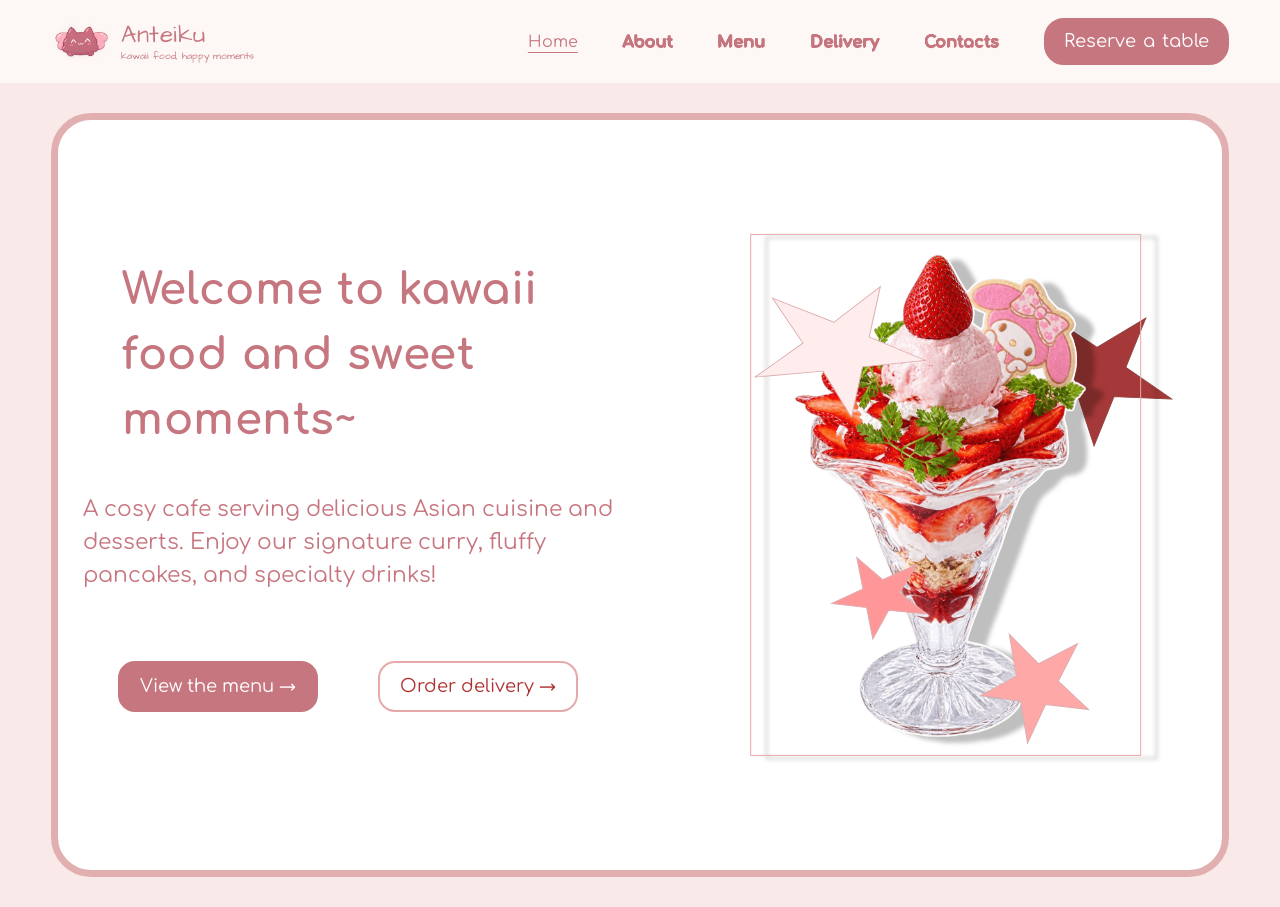
<file: index.html>
<!DOCTYPE html>
<html lang="en">
<head>
    <meta charset="UTF-8">
    <meta name="viewport" content="width=device-width, initial-scale=1.0">
    <title>Anteiku — kawaii cafe</title>

    <!-- Шрифты: без этой строки браузер не знает Comfortaa и Architects Daughter -->
    <link rel="preconnect" href="https://fonts.googleapis.com">
    <link rel="preconnect" href="https://fonts.gstatic.com" crossorigin>
    <link href="https://fonts.googleapis.com/css2?family=Architects+Daughter&family=Comfortaa:wght@400;700&display=swap" rel="stylesheet">

    <link rel="stylesheet" href="style.css">
</head>
<body class="home-page">

    <!-- ШАПКА: слева кот + название, справа меню -->
    <header class="site-header">
        <div class="header-inner">

            <a href="index.html" class="brand">
                <img src="image/cat.png" class="logo" alt="Anteiku logo">
                <div class="brand-text">
                    <span class="brand-name">Anteiku</span>
                    <span class="tagline">kawaii food, happy moments</span>
                </div>
            </a>

            <nav class="main-nav">
                <a href="index.html" class="active" aria-current="page">Home</a>
                <a href="about.html">About</a>
                <a href="menu.html">Menu</a>
                <a href="delivery.html">Delivery</a>
                <a href="contacts.html">Contacts</a>
                <a href="reserve.html" class="reserve-btn">Reserve a table</a>
            </nav>

        </div>
    </header>

    <!-- ГЛАВНЫЙ БЛОК: текст слева, десерт справа -->
    <main>
        <div class="center-container">

            <div class="text-container">
                <h1 id="introduction">Welcome to kawaii food and sweet moments~</h1>
                <p id="text-introduction">A cosy cafe serving delicious Asian cuisine and desserts. Enjoy our signature curry, fluffy pancakes, and specialty drinks!</p>

                <div class="buttons">
                    <a href="menu.html" class="view">View the menu →</a>
                    <a href="delivery.html" class="delivery">Order delivery →</a>
                </div>
            </div>

            <div class="ice-cream-img">
                <div class="decor-frame"></div>
                <img src="image/ice-cream.png" id="ice-cream" alt="Strawberry parfait in a crystal glass">
                <svg class="star star1" viewBox="0 0 100 100" aria-hidden="true">
                    <polygon points="50,0 61,35 98,35 68,57 79,95 50,72 21,95 32,57 2,35 39,35"/>
                </svg>

                <svg class="star star2" viewBox="0 0 100 100" aria-hidden="true">
                    <polygon points="50,0 61,35 98,35 68,57 79,95 50,72 21,95 32,57 2,35 39,35"/>
                </svg>

                <svg class="star star3" viewBox="0 0 100 100" aria-hidden="true">
                     <polygon points="50,0 61,35 98,35 68,57 79,95 50,72 21,95 32,57 2,35 39,35"/>
                </svg>

                <svg class="star star4" viewBox="0 0 100 100" aria-hidden="true">
                    <polygon points="50,0 61,35 98,35 68,57 79,95 50,72 21,95 32,57 2,35 39,35"/>
                </svg>
            </div>

        </div>
    </main>

</body>
</html>
</file>
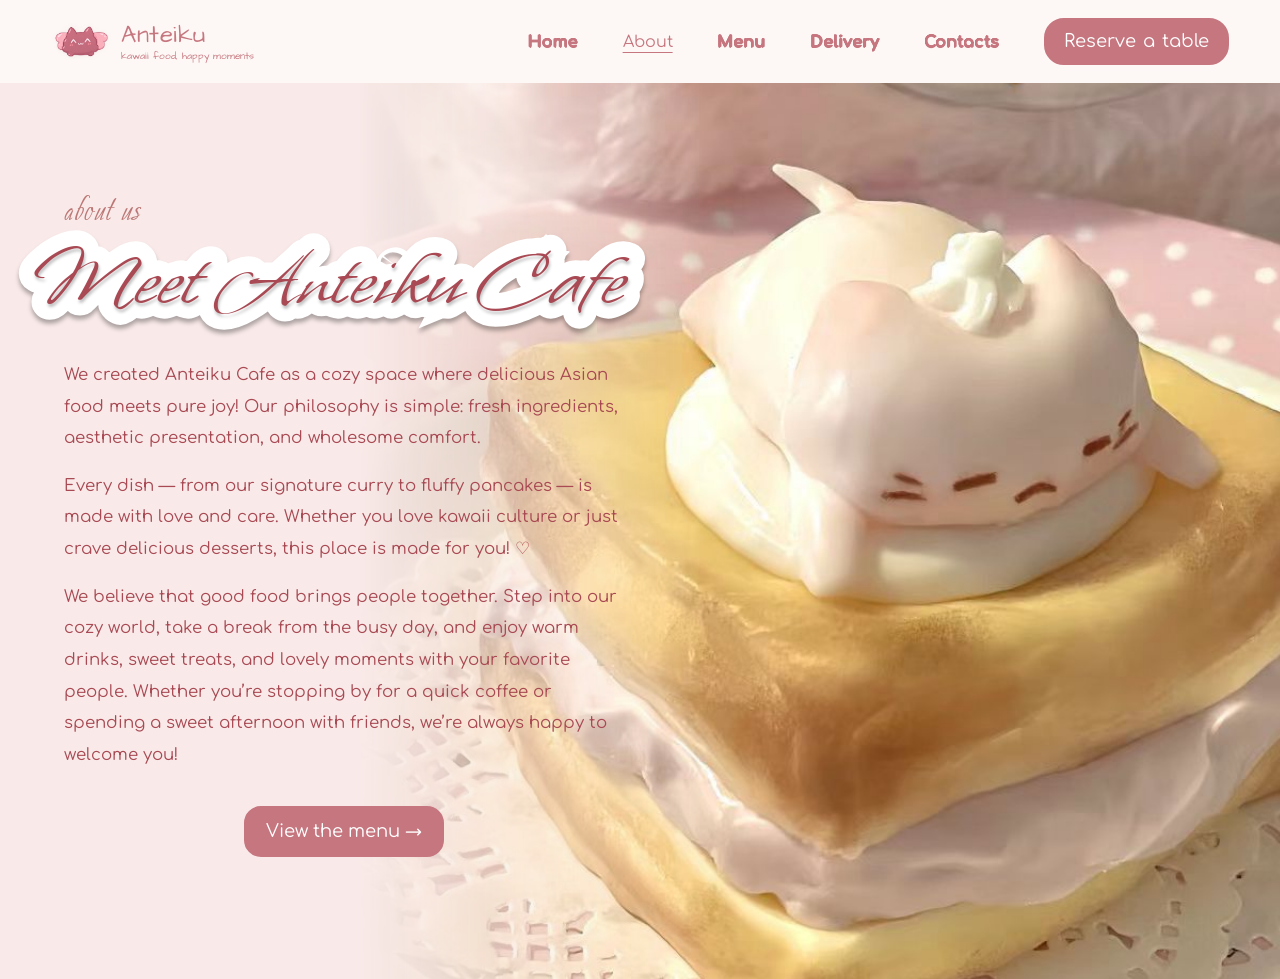
<file: about.html>
<!DOCTYPE html>
<html lang="en">
<head>
    <meta charset="UTF-8">
    <meta name="viewport" content="width=device-width, initial-scale=1.0">
    <title>About — Anteiku</title>
    <!--Шрифт для about us-->
    <link rel="preconnect" href="https://fonts.googleapis.com">
    <link rel="preconnect" href="https://fonts.gstatic.com" crossorigin>
    <link href="https://fonts.googleapis.com/css2?family=Petemoss&display=swap" rel="stylesheet">
    <!-- все три ссылки ниже для шрифта текста "meet Anteiku cafe" -->
    <link rel="preconnect" href="https://fonts.googleapis.com">
    <link rel="preconnect" href="https://fonts.gstatic.com" crossorigin>
    <link href="https://fonts.googleapis.com/css2?family=Whisper&display=swap" rel="stylesheet"> 
    <!-- Шрифты: без этой строки браузер не знает Comfortaa и Architects Daughter -->
    <link rel="preconnect" href="https://fonts.googleapis.com">
    <link rel="preconnect" href="https://fonts.gstatic.com" crossorigin>
    <link href="https://fonts.googleapis.com/css2?family=Architects+Daughter&family=Comfortaa:wght@400;700&display=swap" rel="stylesheet">

    <link rel="stylesheet" href="style.css">
</head>
<body class="about-page">

    <!-- ШАПКА (такая же, как на главной) -->
    <header class="site-header">
        <div class="header-inner">

            <a href="index.html" class="brand">
                <img src="image/cat.png" class="logo" alt="Anteiku logo">
                <div class="brand-text">
                    <span class="brand-name">Anteiku</span>
                    <span class="tagline">kawaii food, happy moments</span>
                </div>
            </a>

            <nav class="main-nav">
                <a href="index.html">Home</a>
                <a href="about.html" class="active" aria-current="page">About</a>
                <a href="menu.html">Menu</a>
                <a href="delivery.html">Delivery</a>
                <a href="contacts.html">Contacts</a>
                <a href="reserve.html" class="reserve-btn">Reserve a table</a>
            </nav>

        </div>
    </header>

    <!-- ГЛАВНЫЙ БЛОК: текст слева, большая картинка справа -->
    <main>
        <div class="center-container about-box">

            <div class="text-container about-text">
                <p class="label">about us</p>
                <h1 id="introduction">Meet Anteiku Cafe</h1>

                <p>We created Anteiku Cafe as a cozy space where delicious Asian food meets pure joy! Our philosophy is simple: fresh ingredients, aesthetic presentation, and wholesome comfort.</p>
                <p>Every dish — from our signature curry to fluffy pancakes — is made with love and care. Whether you love kawaii culture or just crave delicious desserts, this place is made for you! ♡</p>
                <p>We believe that good food brings people together. Step into our cozy world, take a break from the busy day, and enjoy warm drinks, sweet treats, and lovely moments with your favorite people. Whether you’re stopping by for a quick coffee or spending a sweet afternoon with friends, we’re always happy to welcome you!</p>

                    <a href="menu.html" class="view">View the menu →</a>
            </div>

            <div class="hero-image about-image">
                <img src="image/big-cat.jpg" alt="A cat-shaped cream dessert on a pink polka-dot plate">
            </div>

        </div>
    </main>
</file>
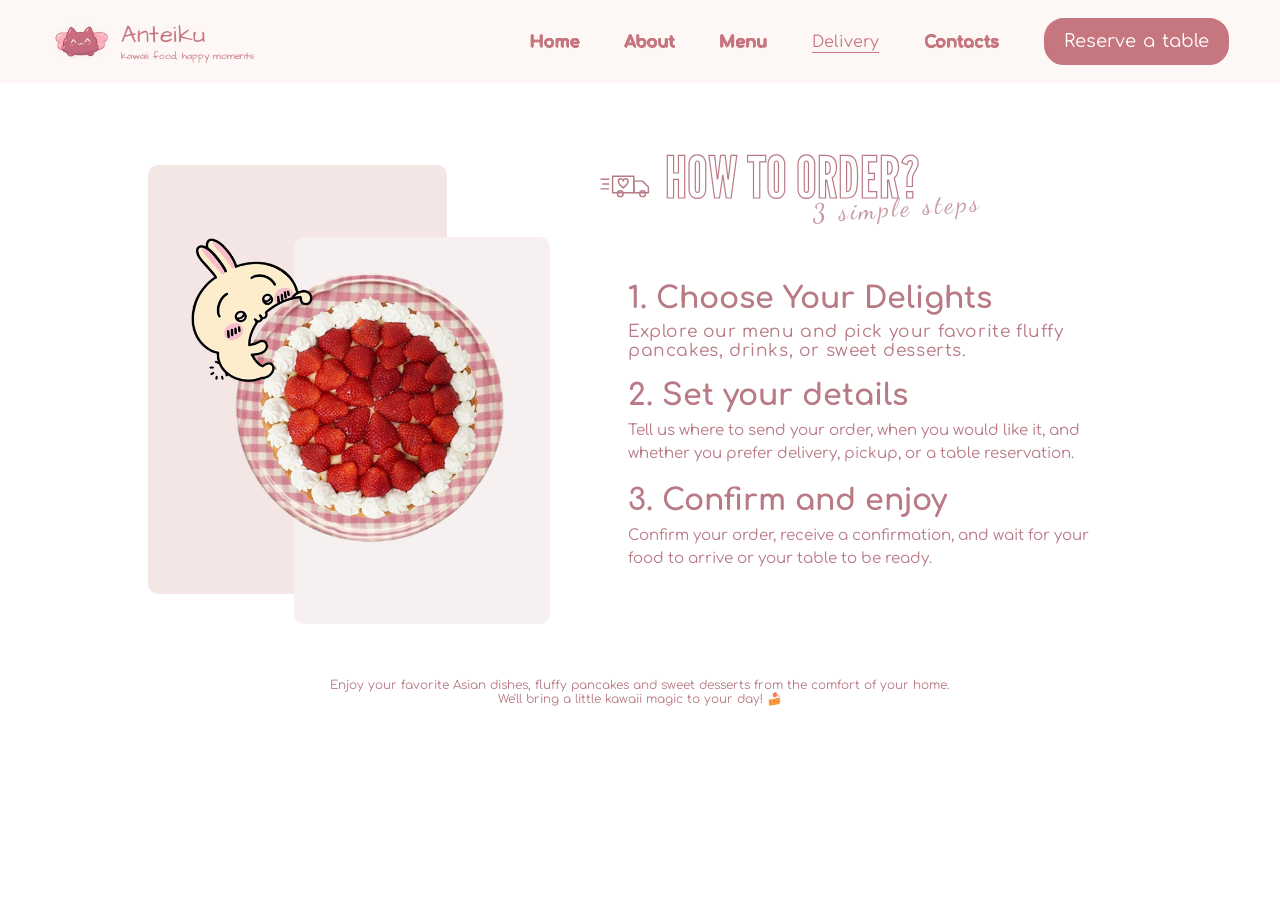
<file: delivery.html>
<!DOCTYPE html>
<html lang="en">
<head>
    <meta charset="UTF-8">
    <meta name="viewport" content="width=device-width, initial-scale=1.0">
    <title>Anteiku — kawaii cafe</title>

    <link rel="preconnect" href="https://fonts.googleapis.com">
    <link rel="preconnect" href="https://fonts.gstatic.com" crossorigin>
    <link href="https://fonts.googleapis.com/css2?family=Architects+Daughter&family=Comfortaa:wght@400;700&family=Dancing+Script:wght@400&family=League+Gothic&display=swap" rel="stylesheet">

    <link rel="stylesheet" href="style.css">
</head>
<body class="del-page">

    <header class="site-header">
        <div class="header-inner">

            <a href="index.html" class="brand">
                <img src="image/cat.png" class="logo" alt="Anteiku logo">
                <div class="brand-text">
                    <span class="brand-name">Anteiku</span>
                    <span class="tagline" data-i18n="tagline">kawaii food, happy moments</span>
                </div>
            </a>

            <nav class="main-nav">
                <a href="index.html">Home</a>
                <a href="about.html">About</a>
                <a href="menu.html">Menu</a>
                <a href="delivery.html" class="active" aria-current="page">Delivery</a>
                <a href="contacts.html">Contacts</a>
                <a href="reserve.html" class="reserve-btn" data-i18n="reserve">Reserve a table</a>
            </nav>

        </div>
    </header>

    <main>

        <div class="collage">
            <img src="image/strawberry.png" class="cake-img" alt="Strawberry cake">
            <img src="image/kawaii.png" class="bunny-img" alt="Bunny hugging a strawberry cake">
        </div>

        <section class="how">

            <h1 class="how-title">
                <svg viewBox="0 0 62 30" fill="none" stroke="currentColor" stroke-width="1.5" stroke-linecap="round" stroke-linejoin="round" aria-hidden="true">
                    <path d="M1 9h8M3 14h6M1 19h8"/>
                    <path d="M13 6h22v17H13z"/>
                    <path d="M35 11h9l6 6v6H35z"/>
                    <circle cx="21" cy="24" r="3"/>
                    <circle cx="44" cy="24" r="3"/>
                    <path d="M24 18C20 15 19 13 19 11.5a2.5 2.5 0 0 1 5-.8 2.5 2.5 0 0 1 5 .8C29 13 28 15 24 18z"/>
                </svg>
                <span>HOW TO ORDER?</span>
            </h1>
            <p class="how-sub">3 simple steps</p>

            <div class="steps">
                <div class="step">
                    <h2>1. Choose Your Delights</h2>
                    <p>Explore our menu and pick your favorite fluffy pancakes, drinks, or sweet desserts.</p>
                </div>

                <div class="step">
                    <h2>2. Set your details</h2>
                    <p>Tell us where to send your order, when you would like it, and whether you prefer delivery, pickup, or a table reservation.</p>
                </div>

                <div class="step">
                    <h2>3. Confirm and enjoy</h2>
                    <p>Confirm your order, receive a confirmation, and wait for your food to arrive or your table to be ready.</p>
                </div>
            </div>

        </section>

    </main>

    <footer>
        <p>Enjoy your favorite Asian dishes, fluffy pancakes and sweet desserts from the comfort of your home.</p>
        <p>We'll bring a little kawaii magic to your day! 🍰</p>
    </footer>

</body>
</html>
</file>
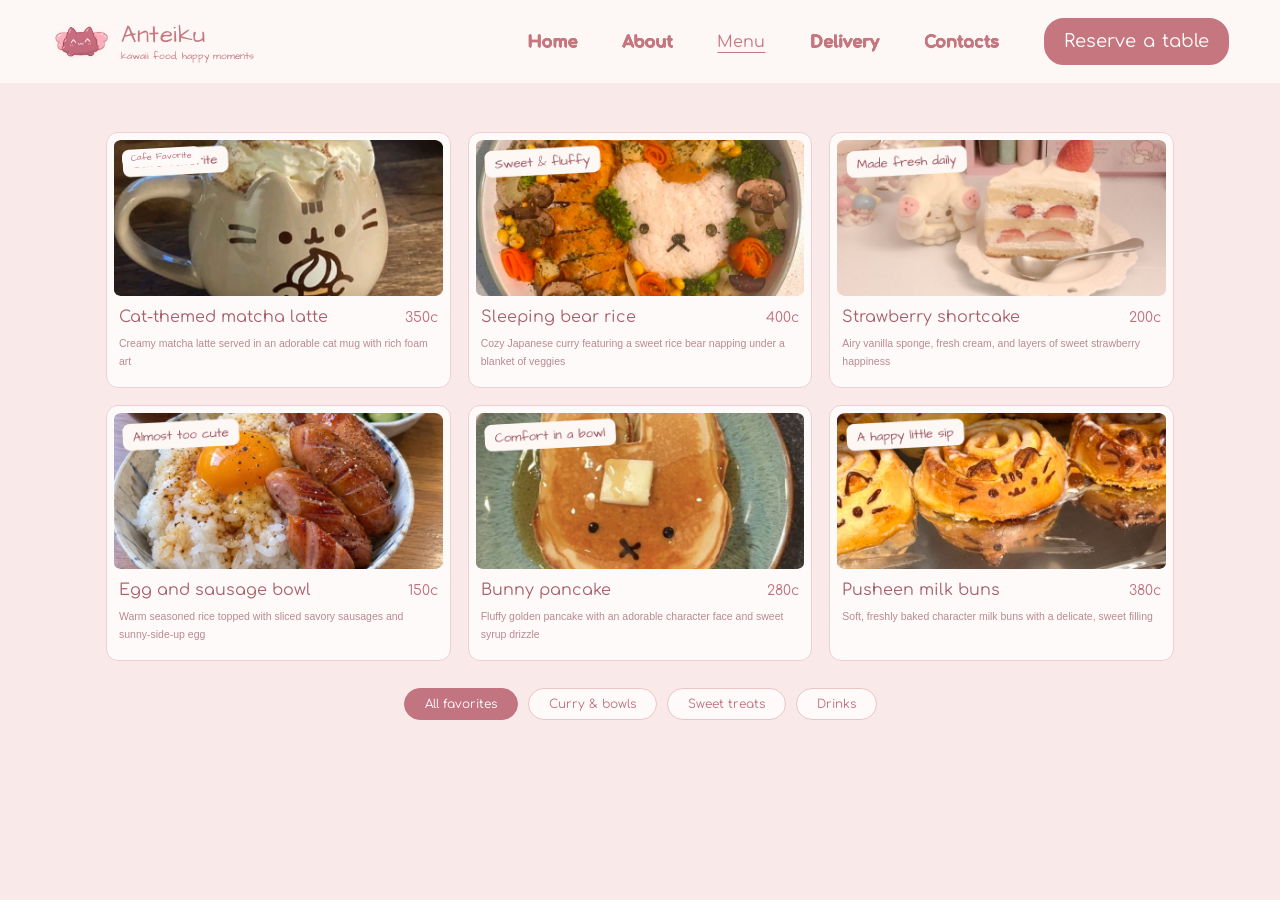
<file: menu.html>
<!DOCTYPE html>
<html lang="en">
<head>
  <meta charset="UTF-8">
  <meta name="viewport" content="width=device-width, initial-scale=1.0">
  <title>Anteiku</title>

  <!-- Шрифты: без этой строки браузер не знает Comfortaa и Architects Daughter -->
    <link rel="preconnect" href="https://fonts.googleapis.com">
    <link rel="preconnect" href="https://fonts.gstatic.com" crossorigin>
    <link href="https://fonts.googleapis.com/css2?family=Architects+Daughter&family=Comfortaa:wght@400;700&display=swap" rel="stylesheet">

  <link rel="stylesheet" href="style.css">
</head>
<body>

  <header class="site-header">
        <div class="header-inner">

<a href="index.html" class="brand">
                <img src="image/cat.png" class="logo" alt="Anteiku logo">
                <div class="brand-text">
                    <span class="brand-name">Anteiku</span>
                    <span class="tagline">kawaii food, happy moments</span>
                </div>
            </a>

            <nav class="main-nav">
                <a href="index.html">Home</a>
                <a href="about.html">About</a>
                <a href="menu.html" class="active" aria-current="page">Menu</a>
                <a href="delivery.html">Delivery</a>
                <a href="contacts.html">Contacts</a>
                <a href="reserve.html" class="reserve-btn">Reserve a table</a>
            </nav>

        </div>
    </header>

  <main class="menu-container">

    <section class="menu-grid">

      <!-- CARD 1 -->
      <article class="menu-card">
        <div class="image-container">
          
          <img src="image/Dish photograph.jpg" alt="Cat-themed matcha latte">
          <span class="image-tag">Cafe Favorite</span>
        </div>
        <div class="card-info">
          <div class="card-heading">
            <h2>Cat-themed matcha latte</h2>
            <span class="price">350с</span>
          </div>
          <p>Creamy matcha latte served in an adorable cat mug with rich foam art</p>
        </div>
      </article>

      <!-- CARD 2 -->
      <article class="menu-card">
        <div class="image-container">
          
          <img src="image/rice.jpg" alt="Sleeping bear rice">
        
        </div>
        <div class="card-info">
          <div class="card-heading">
            <h2>Sleeping bear rice</h2>
            <span class="price">400с</span>
          </div>
          <p>Cozy Japanese curry featuring a sweet rice bear napping under a blanket of veggies</p>
        </div>
      </article>

      <!-- CARD 3 -->
      <article class="menu-card">
        <div class="image-container">
          <!-- IMAGE 3: ВСТАВЬ ПУТЬ К ФОТО КЛУБНИЧНОГО ТОРТА -->
          <img src="image/stawberry.jpg" alt="Strawberry shortcake">
          
        </div>
        <div class="card-info">
          <div class="card-heading">
            <h2>Strawberry shortcake</h2>
            <span class="price">200с</span>
          </div>
          <p>Airy vanilla sponge, fresh cream, and layers of sweet strawberry happiness</p>
        </div>
      </article>

      <!-- CARD 4 -->
      <article class="menu-card">
        <div class="image-container">
          <!-- IMAGE 4: ВСТАВЬ ПУТЬ К ФОТО ЯЙЦА С СОСИСКАМИ -->
          <img src="image/egg.jpg" alt="Egg and sausage bowl">
         
        </div>
        <div class="card-info">
          <div class="card-heading">
            <h2>Egg and sausage bowl</h2>
            <span class="price">150с</span>
          </div>
          <p>Warm seasoned rice topped with sliced savory sausages and sunny-side-up egg</p>
        </div>
      </article>

      <!-- CARD 5 -->
      <article class="menu-card">
        <div class="image-container">
          <!-- IMAGE 5: ВСТАВЬ ПУТЬ К ФОТО ПАНКЕЙКА-ЗАЙЧИКА -->
          <img src="image/pancake.jpg" alt="Bunny pancake">
          
        </div>
        <div class="card-info">
          <div class="card-heading">
            <h2>Bunny pancake</h2>
            <span class="price">280с</span>
          </div>
          <p>Fluffy golden pancake with an adorable character face and sweet syrup drizzle</p>
        </div>
      </article>

      <!-- CARD 6 -->
      <article class="menu-card">
        <div class="image-container">
          <!-- IMAGE 6: ВСТАВЬ ПУТЬ К ФОТО МОЛОЧНЫХ БУЛОЧЕК -->
          <img src="image/2pancake.jpg" alt="Pusheen milk buns">
         
        </div>
        <div class="card-info">
          <div class="card-heading">
            <h2>Pusheen milk buns</h2>
            <span class="price">380с</span>
          </div>
          <p>Soft, freshly baked character milk buns with a delicate, sweet filling</p>
        </div>
      </article>

    </section>

    <div class="category-buttons">
      <button class="category-btn selected">All favorites</button>
      <button class="category-btn">Curry & bowls</button>
      <button class="category-btn">Sweet treats</button>
      <button class="category-btn">Drinks</button>
    </div>

  </main>

</body>
</html>
</file>
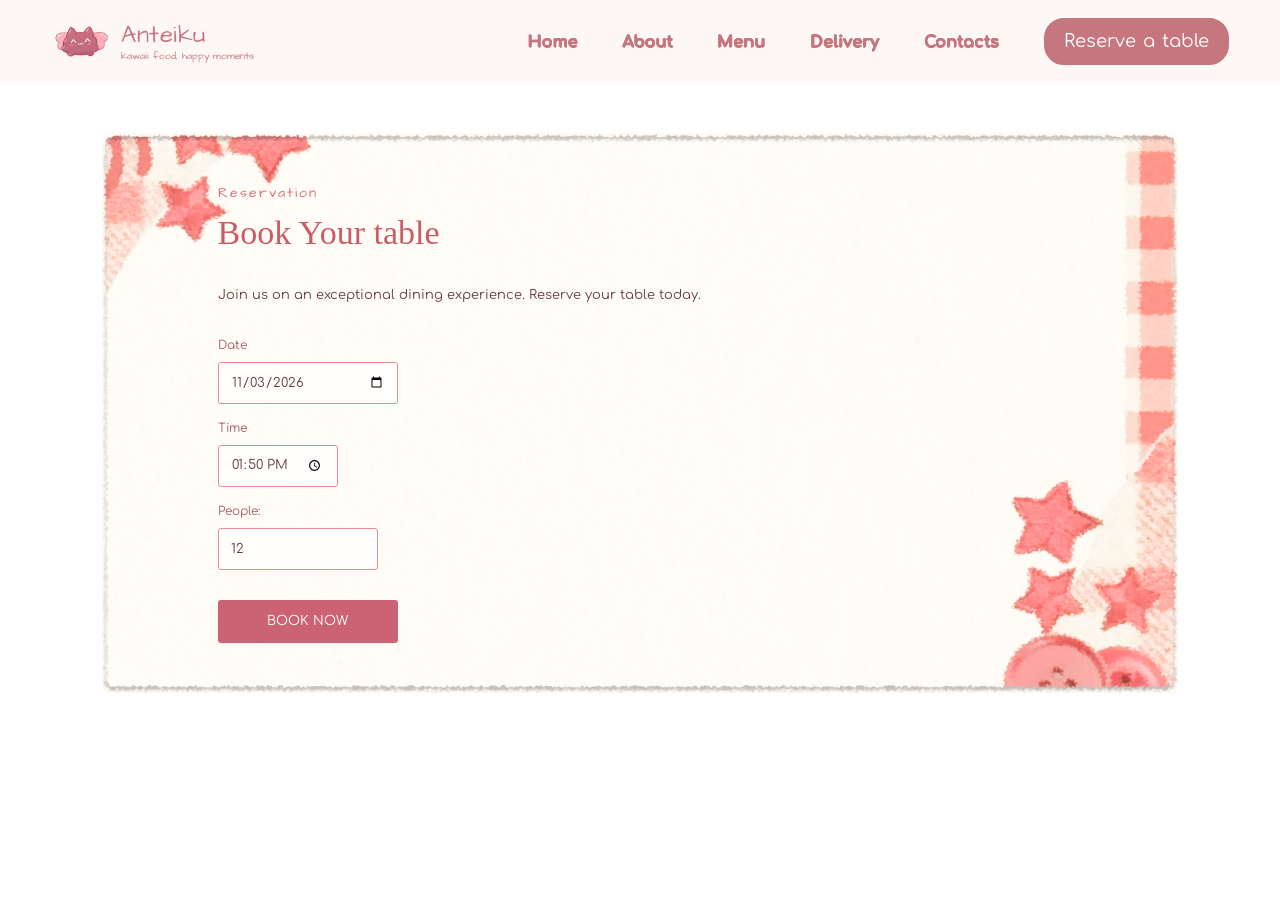
<file: reserve.html>
<!DOCTYPE html>
<html lang="en">
<head>
    <meta charset="UTF-8">
    <meta name="viewport" content="width=device-width, initial-scale=1.0">
    <title>Anteiku — kawaii cafe</title>

    <!-- Шрифты: без этой строки браузер не знает Comfortaa и Architects Daughter -->
    <link rel="preconnect" href="https://fonts.googleapis.com">
    <link rel="preconnect" href="https://fonts.gstatic.com" crossorigin>
    <link href="https://fonts.googleapis.com/css2?family=Architects+Daughter&family=Comfortaa:wght@400;700&display=swap" rel="stylesheet">

    <link rel="stylesheet" href="style.css">
</head>
<body class="book-page">
    <header class="site-header">
        <div class="header-inner">

            <a href="index.html" class="brand">
                <img src="image/cat.png" class="logo" alt="Anteiku logo">
                <div class="brand-text">
    <span class="brand-name">Anteiku</span>
    <span class="tagline" data-i18n="tagline">
        kawaii food, happy moments
    </span>
</div>
            </a>
<nav class="main-nav">

    <a href="index.html"data-i18n="home">Home</a>

    <a href="about.html" data-i18n="about">About</a>

    <a href="menu.html" data-i18n="menu">Menu</a>

    <a href="delivery.html" data-i18n="delivery">Delivery</a>

    <a href="contacts.html" data-i18n="contacts">Contacts</a>

    

   

    <a href="reserve.html" class="reserve-btn" data-i18n="reserve">
        Reserve a table
    </a>

</nav>
        </div>
    </header>
</body>

</nav>
        </div>
<section>
    <p>Reservation</p>

    <h1>Book Your table</h1>

    <p>
        Join us on an exceptional dining experience.
        Reserve your table today.
    </p>

    <div>
        <label>Date</label>
        <input type="date" value="2026-11-03">
    </div>

    <div>
        <label>Time</label>
        <input type="time" value="13:50">
    </div>

    <div>
        <label>People:</label>
        <input type="number" min="1" max="50" value="12">
    </div>
   <img src="cafe-menu-Anteiku/backgr.png" alt="background">
    <button type="button">BOOK NOW</button>
</section>
</file>
<file: style.css>
:root {
    --pink: #C6767F;          /* основной розовый (текст, кнопки) */
    --brown: #815363;         /* тёмный (меню, заголовки в блоке) */
    --border: #E1AFB0;        /* рамка большого блока */
    --frame: #E6A9A9;         /* рамка вокруг картинки */
    --max-width: 1322px;      /* максимальная ширина контента */
    --gutter: clamp(16px, 4vw, 60px);   /* поля по бокам: от 16px на телефоне до 60px на ПК */
}

/* ---------- Общие стили ---------- */
* {
    margin: 0;
    padding: 0;
    box-sizing: border-box;
}

html {
    scroll-behavior: smooth;
}

body {
    background-color: #F9ECEA;
    color: var(--pink);
    font-family: "Century Gothic", "Comfortaa", sans-serif;
    line-height: 1.5;
}

img {
    max-width: 100%;
    height: auto;
    object-fit: contain;
}

/* ==========================================================
   ШАПКА: кот + название слева, меню справа
   ========================================================== */
/* ===== HEADER ===== */

.site-header {
    position: relative;
    z-index: 2; /* шапка поверх about-image и about-text */
    background-color: #FDF8F5;
    padding: 0 var(--gutter, 20px);
}

.header-inner {
    display: flex;
    align-items: center;
    justify-content: space-between;
    flex-wrap: wrap;
    gap: 12px 24px;
    max-width: var(--max-width, 1100px);
    margin: 0 auto;
    padding: 18px 0;
}

/* Кот + название */
.brand {
    display: flex;
    align-items: center;
    gap: 10px;
    text-decoration: none;
    color: var(--pink);
    flex-shrink: 0;
}

.logo {
    width: 60px;
    height: auto;
    flex-shrink: 0;
}

.brand-text {
    display: flex;
    flex-direction: column;
    line-height: 1.2;
}

.brand-name {
    font-family: "Architects Daughter", cursive;
    font-size: 24px;
    letter-spacing: 0.5px;
}

.tagline {
    font-family: "Architects Daughter", cursive;
    font-size: 10px;
}

/* ---------- Меню ---------- */

.main-nav {
    display: flex;
    flex-wrap: wrap;
    align-items: center;
    justify-content: flex-end;
    gap: 10px clamp(16px, 3.5vw, 48px);
    font-family: "Comfortaa", sans-serif;
    word-spacing: 2px;
}

.main-nav a {
    color: var(--pink);
    text-decoration: none;
    font-size: 16px;
    font-weight: 900;
    transition: color 0.3s ease;
    text-shadow: 0.5px 0 0 currentColor,
                -0.5px 0 0 currentColor,
                 0 0.5px 0 currentColor,
                 0 -0.5px 0 currentColor,
                 0.3px 0.3px 0 currentColor,
                -0.3px -0.3px 0 currentColor;
}

.main-nav a:hover {
    color: #f38d99;
}

/* Активная страница: обычный вес, без тени */
.main-nav a.active {
    font-weight: normal;
    text-shadow: none;
}

/* Подчёркивание текущей страницы */
.main-nav a[aria-current="page"] {
    text-decoration: underline;
    text-underline-offset: 5px;
    text-decoration-thickness: 1px;
}

/* Кнопка брони */
.main-nav .reserve-btn {
    display: inline-block;
    padding: 8px 18px;
    border: 2px solid var(--pink);
    border-radius: 20px;
    background-color: var(--pink);
    color: #fff;
    font-size: 18px;
    font-weight: normal;
    text-shadow: none;
    white-space: nowrap;
    transition: background-color 0.3s ease, border-color 0.3s ease;
}

.main-nav .reserve-btn:hover {
    background-color: #f38d99;
    border-color: #f38d99;
    color: #fff;
}

/* ----- Планшеты: логотип сверху по центру, меню под ним ----- */
@media (max-width: 900px) {
    .header-inner {
        flex-direction: column;
        justify-content: center;
        gap: 12px;
        padding: 14px 0;
    }
    .main-nav {
        justify-content: center;
    }
}

/* ----- Телефоны ----- */
@media (max-width: 520px) {
    .site-header {
        padding: 0 14px;
    }
    .logo {
        width: 48px;
    }
    .brand-name {
        font-size: 20px;
    }
    .main-nav {
        gap: 8px 16px;
    }
    .main-nav a {
        font-size: 14px;
    }
    .main-nav .reserve-btn {
        font-size: 15px;
        padding: 6px 14px;
    }
}

/* ===== HOME PAGE ===== */

body.home-page {
    overflow-x: clip;
}

.home-page .center-container {
    display: flex;
    align-items: center;
    justify-content: space-between;
    gap: 40px;
    width: min(var(--max-width), 100% - 2 * var(--gutter));
    min-height: 764px;
    margin: 30px auto;
    padding: 40px clamp(20px, 5vw, 70px);
    background-color: #ffffff;
    border-radius: 40px;
    border: 7px solid var(--border);
}

/* ---------- Текст ---------- */
.text-container {
    flex: 1 1 0;
    min-width: 0;
    text-align: left;
    color: var(--brown);
}

.home-page #introduction {
    font-family: "Comfortaa", sans-serif;
    font-size: clamp(26px, 3.4vw, 48px);
    color: var(--pink);
    letter-spacing: 0.5px;
    transform: translateY(-20px);
    max-width: 500px;
    overflow-wrap: break-word;
}

#text-introduction {
    font-family: "Comfortaa", sans-serif;
    font-size: clamp(15px, 1.7vw, 24px);
    max-width: 550px;
    margin: 30px auto 0;
    text-align: left;
    line-height: 1.5;
    color: #C7767F;
    transform: translateX(-60px) translateY(-10px);
}

/* ---------- Картинка мороженого ---------- */
.ice-cream-img {
    position: relative;
    flex: 0 0 auto;
    width: clamp(240px, 30vw, 440px);
    margin-right: 20px;
    z-index: 0;
}

.ice-cream-img > #ice-cream {
    position: relative;
    z-index: 1;
    display: block;
    width: 100%;
    height: auto;
    border: none;
    filter:
        drop-shadow(1px 0 0 white)
        drop-shadow(-1px 0 0 white)
        drop-shadow(0 1px 0 white)
        drop-shadow(0 -1px 0 white)
        drop-shadow(18px 6px 2px rgba(0, 0, 0, 0.25));
}

/* рамка в процентах от картинки, пропорции 3:4 */
.decor-frame {
    position: absolute;
    width: 102%;
    aspect-ratio: 3 / 4;
    border: 1.5px solid var(--frame);
    top: 50%;
    left: 50%;
    transform: translate(-50%, -50%);
    z-index: 1;
    filter: drop-shadow(16px 3px 2px rgba(0, 0, 0, 0.4));
}

/* звёзды в процентах от картинки */
.star {
    position: absolute;
    z-index: 3;
    aspect-ratio: 1;
    overflow: visible;
}

.star polygon {
    fill: var(--fill);
    stroke: var(--stroke);
    stroke-width: 1px;
    vector-effect: non-scaling-stroke;
}

.star1 {
    --fill: #FFEDED;
    --stroke: #DCADAD;
    width: 45%;
    top: 3%;
    left: 0%;
    transform: scale(1, 0.8) rotate(100deg);
}

.star2 {
    --fill: #A53838;
    --stroke: #934444;
    z-index: 0;
    width: 41%;
    top: 10%;
    right: -10%;
    transform: scale(1, 0.9) rotate(110deg);
}

.star3 {
    --fill: #FF9698;
    --stroke: #DEACAD;
    width: 25%;
    bottom: 20%;
    left: 20%;
    transform: scale(1, 0.9) rotate(-100deg);
}

.star4 {
    --fill: #FEA8A8;
    --stroke: #DEACAD;
    width: 30%;
    bottom: 0%;
    right: 12%;
    transform: scale(0.95, 1) rotate(-100deg);
}

/* ---------- Кнопки ---------- */
.buttons {
    display: flex;
    flex-wrap: wrap;
    gap: 20px;
    max-width: 480px;
    margin: 60px auto 0;
    transform: translateX(-60px);
}

.home-page .view,
.delivery {
    display: inline-block;
    padding: 10px 20px;
    border: 2.5px solid var(--pink);
    border-radius: 17px;
    text-decoration: none;
    font-family: "Comfortaa", sans-serif;
    font-size: 18px;
    cursor: pointer;
    transition: background-color 0.3s ease, border-color 0.3s ease, color 0.3s ease;
}

.home-page .view {
    margin-right: 40px;
}

.view {
    color: #ffffff;
    background-color: var(--pink);
}

.delivery {
    border-color: var(--frame) !important;
    color: #AE302F !important;
    background-color: #ffffff;
}

.view:hover,
.delivery:hover {
    background-color: #f38d99;
    border-color: #a65f75;
    color: #ffffff;
}

/* ===== АДАПТАЦИЯ (должна стоять ПОСЛЕ базовых правил) ===== */

/* Малые ноутбуки / большие планшеты: убираем сдвиги */
@media (max-width: 1000px) {
    .home-page .center-container {
        gap: 24px;
        min-height: 600px;
    }
    .home-page #introduction {
        transform: none;
        max-width: 100%;
    }
    #text-introduction {
        margin: 24px 0 0;
        max-width: 100%;
        transform: none;
    }
    .buttons {
        margin: 36px 0 0;
        max-width: none;
        transform: none;
    }
    .home-page .view {
        margin-right: 0;
    }
    .ice-cream-img {
        margin-right: 0;
    }
}

/* Планшеты: одна колонка по центру */
@media (max-width: 820px) {
    .home-page .center-container {
        flex-direction: column;
        justify-content: center;
        min-height: 0;
        gap: 36px;
        padding: 32px 24px 40px;
        border-radius: 28px;
        border-width: 5px;
        text-align: center;
    }
    .text-container {
        flex: 0 0 auto;
        width: 100%;
        text-align: center;
    }
    .home-page #introduction {
        margin: 0 auto;
    }
    #text-introduction {
        margin: 20px auto 0;
        text-align: center;
        max-width: 560px;
    }
    .buttons {
        justify-content: center;
        margin: 28px auto 0;
    }
    .ice-cream-img {
        width: clamp(220px, 58vw, 380px);
        margin: 20px auto 10px;
    }
}

/* Телефоны */
@media (max-width: 520px) {
    .home-page .center-container {
        margin: 16px auto;
        padding: 24px 16px 32px;
        border-radius: 22px;
        border-width: 4px;
        gap: 28px;
    }
    .home-page .view,
    .delivery {
        font-size: 15px;
        padding: 9px 16px;
        border-radius: 14px;
    }
    .buttons {
        gap: 12px;
    }
    .ice-cream-img {
        width: clamp(200px, 62vw, 300px);
    }
}

/* ==========================================================
   СТРАНИЦА "ABOUT"
   ========================================================== */
/* ===== ABOUT PAGE ===== */

body.about-page {
    overflow-x: clip;
}

.about-page .about-box {
    --banner-h: clamp(260px, 42vw, 420px); /* высота фото-шапки (для планшета/телефона) */
    position: relative;
    display: flex;
    align-items: center;
    justify-content: space-between;
    gap: 40px;
    width: min(1600px, 100%);
    min-height: clamp(640px, 70vw, 900px);
    margin: 0 auto;
    padding: 50px clamp(20px, 5vw, 70px);
    overflow: hidden;
}

.about-text {
    position: relative;
    z-index: 1;
    width: 55%;
    display: flex;
    flex-direction: column;
    align-items: flex-start;
    text-align: center;
}

.about-text .label {
    text-align: left;
    font-family: "Petemoss", cursive;
    font-weight: 400;
    font-style: normal;
    font-size: 40px;
    letter-spacing: 1px;
    text-transform: none;
    color: #BB7775;
    transform: translateY(25px);
}

.about-text #introduction {
    text-align: left;
    transform: translateX(-30px);
    color: #A84953;
    margin-bottom: 20px;
    font-family: "Whisper", cursive;
    font-weight: 400;
    font-style: normal;
    font-size: clamp(36px, 7vw, 100px);
    letter-spacing: 0.5px;
    -webkit-text-stroke: 0.35em white; /* было 35px: теперь обводка растёт вместе со шрифтом */
    paint-order: stroke fill;
    text-shadow: 1px 3px 3px rgba(46, 45, 45, 0.3);
    filter: drop-shadow(0 4px 2px rgba(0, 0, 0, 0.3));
}

.about-text p:not(.label) {
    max-width: 560px;
    margin-bottom: 16px;
    font-family: "Comfortaa", sans-serif;
    font-size: clamp(15px, 1.3vw, 17px);
    line-height: 1.9;
    color: #A84953;
    text-align: left;
    transform: translateY(-10px);
}

.about-text a {
    display: inline-block;
    align-self: flex-start;
    padding: 10px 20px;
    border: 2.5px solid var(--pink);
    border-radius: 17px;
    text-decoration: none;
    font-family: "Comfortaa", sans-serif;
    font-size: 18px;
    cursor: pointer;
    transition: background-color 0.3s ease, border-color 0.3s ease, color 0.3s ease;
    /* центр кнопки = середина абзаца, при любой его ширине */
    margin: 60px 0 0 calc(min(560px, 100%) / 2);
    transform: translate(-50%, -50px);
}

.about-image {
    position: absolute;
    z-index: 0;
    width: 90%;
    height: 100%;
    max-width: none;
    right: -18%;
    top: 0;
    bottom: 0;
    -webkit-mask-image: linear-gradient(to right, transparent 0%, #F9ECEA 30%);
    mask-image: linear-gradient(to right, transparent 0%, #F9ECEA 30%);
}

.about-image img {
    display: block;
    width: 100%;
    height: 100%;
    object-fit: cover;
    object-position: right;
}

/* ===== АДАПТАЦИЯ (должна стоять ПОСЛЕ базовых правил) ===== */

/* ----- Планшеты и телефоны: фото сверху как шапка ----- */
@media (max-width: 1100px) {
    .about-page .about-box {
        flex-direction: column;
        align-items: stretch;
        justify-content: flex-start;
        gap: 0;
        min-height: 0;
        padding: 0 0 48px;
    }

    /* фото: на всю ширину, градиент снизу */
    .about-image {
        position: relative;
        order: -1;
        width: 100%;
        height: var(--banner-h);
        right: auto;
        top: auto;
        bottom: auto;
        -webkit-mask-image: linear-gradient(to bottom, #000 45%, transparent 100%);
        mask-image: linear-gradient(to bottom, #000 10%, transparent 100%);
    }
    .about-image img {
        object-position: center;
    }

    /* текст: поднимаем на половину фото, чтобы заголовок лежал на картинке */
    .about-text {
        flex: 0 0 auto;
        width: 100%;
        max-width: 720px;
        margin: calc(var(--banner-h) * -0.5) auto 0;
        padding: 0 clamp(20px, 6vw, 60px);
        align-items: stretch;
    }

    .about-text .label {
        text-align: center;
        font-size: clamp(30px, 5vw, 40px);
        margin: 0;
        transform: none;
    }

    .about-text #introduction {
        text-align: center;
        font-size: clamp(44px, 9vw, 84px);
        line-height: 1.05;
        margin: 0 0 20px;
        transform: none;
    }

    .about-text p:not(.label) {
        max-width: none;
        font-size: 16px;
        line-height: 1.8;
        transform: none;
    }

    .about-text a {
        align-self: center;
        margin: 24px 0 0;
        transform: none;
    }
}

/* ----- Телефоны ----- */
@media (max-width: 600px) {
    .about-page .about-box {
        --banner-h: clamp(230px, 70vw, 320px);
        padding-bottom: 36px;
    }

    .about-text {
        padding: 0 16px;
    }

    .about-text .label {
        font-size: 28px;
    }

    .about-text #introduction {
        font-size: clamp(40px, 12.5vw, 56px);
        -webkit-text-stroke: 0.3em white;
        margin-bottom: 16px;
    }

    .about-text p:not(.label) {
        font-size: 15px;
        line-height: 1.7;
    }

    .about-text a {
        font-size: 16px;
        padding: 9px 18px;
        border-radius: 14px;
    }
}
 


/*страница меню*/

/* MENU */

*, *::before, *::after {
  box-sizing: border-box;
}

body {
  margin: 0;
  background-color: #f9eae9;
  font-family: "Comfortaa", sans-serif;
}

img {
  max-width: 100%;
}

.menu-container {
  max-width: 1000px;
  margin: 0 auto;
  padding: 49px 16px 58px;
}

.menu-grid {
  display: grid;
  grid-template-columns: repeat(3, minmax(0, 1fr));
  gap: 17px;
}

.menu-card[hidden] {
  display: none;
}

/* CARD */

.menu-card {
  min-width: 0;
  padding: 7px 7px 16px;
  background-color: #fffafa;
  border: 1px solid #f0cfd2;
  border-radius: 12px;
  overflow: hidden;
  transition: transform 0.2s, box-shadow 0.2s;
}

.menu-card:hover {
  transform: translateY(-3px);
  box-shadow: 0 5px 15px rgba(201, 118, 129, 0.15);
}

/* IMAGE */

.image-container {
  position: relative;
  width: 100%;
  aspect-ratio: 236 / 112;
  border-radius: 6px;
  overflow: hidden;
}

.image-container img {
  display: block;
  width: 100%;
  height: 100%;
  object-fit: cover;
}

.image-tag {
  position: absolute;
  top: 8px;
  left: 8px;
  padding: 3px 9px;
  border-radius: 7px;
  background-color: #fffafa;
  color: #b96a74;
  font-family: "Architects Daughter", cursive;
  font-size: 9px;
  line-height: 1.3;
  transform: rotate(-3deg);
}

/* CARD TEXT */

.card-info {
  padding: 10px 5px 0;
}

.card-heading {
  display: flex;
  align-items: baseline;
  justify-content: space-between;
  gap: 8px;
}

.card-heading h2 {
  margin: 0;
  font-family: "Comfortaa", sans-serif;
  font-size: 14.5px;
  font-weight: 400;
  line-height: 1.4;
  color: #a8606a;
}

.price {
  font-family: "Comfortaa", sans-serif;
  font-size: 13px;
  white-space: nowrap;
  color: #c0707a;
}

.card-info p {
  margin: 7px 0 0;
  color: #b88a90;
  font-family: "Poppins", sans-serif;
  font-size: 9.5px;
  line-height: 1.7;
}

/* CATEGORY BUTTONS */

.category-buttons {
  display: flex;
  justify-content: center;
  align-items: center;
  flex-wrap: wrap;
  gap: 10px;
  margin-top: 27px;
}

.category-btn {
  padding: 8px 20px;
  border: 1px solid #edc3c6;
  border-radius: 25px;
  background-color: #fffafa;
  color: #c0707a;
  font-family: "Comfortaa", sans-serif;
  font-size: 12px;
  cursor: pointer;
  transition: background-color 0.2s, color 0.2s;
}

.category-btn:hover,
.category-btn.selected {
  background-color: #c27580;
  border-color: #c27580;
  color: #fff;
}

/* ===== АДАПТАЦИЯ ===== */

/* Большие экраны: чуть крупнее */
@media (min-width: 1200px) {
  .menu-container {
    max-width: 1100px;
  }
  .card-heading h2 { font-size: 16px; }
  .price { font-size: 14px; }
  .card-info p { font-size: 10.5px; }
}

/* Планшеты: 2 колонки */
@media (max-width: 820px) {
  .menu-container {
    padding: 36px 20px 48px;
  }
  .menu-grid {
    grid-template-columns: repeat(2, minmax(0, 1fr));
    gap: 16px;
  }
  .card-heading h2 { font-size: 15px; }
  .card-info p { font-size: 11px; }
}

/* Телефоны: 1 колонка */
@media (max-width: 520px) {
  .menu-container {
    padding: 24px 14px 40px;
  }
  .menu-grid {
    grid-template-columns: 1fr;
    gap: 14px;
  }
  .image-container {
    aspect-ratio: 16 / 9;
  }
  .image-tag {
    font-size: 11px;
  }
  .card-heading h2 { font-size: 16px; }
  .price { font-size: 14px; }
  .card-info p { font-size: 12px; }
  .category-buttons {
    gap: 8px;
  }
  .category-btn {
    padding: 8px 16px;
    font-size: 12px;
  }
}
/* доставка */

.del-page {
    --rose: #b87a85;
    --rose-btn: #bc7a85;
    --rose-soft: #c79aa2;

    margin: 0;
    font-family: 'Comfortaa', sans-serif;
    color: var(--rose);
    background: #fff;
}

.del-page * {
    box-sizing: border-box;
}


/* ---------- MAIN  */

.del-page main {
    max-width: 1080px;
    margin: 0 auto;
    padding: 65px 48px 0;
    display: grid;
    grid-template-columns: 402px 1fr;
    column-gap: 50px;
    align-items: start;
}

/* ---------- COLLAGE (левая часть)  */

.collage {
    position: relative;
    width: 402px;
    height: 459px;
    margin-top: 17px;
}

/* две розовые подложки */
.collage::before {
    content: "";
    position: absolute;
    left: 0;
    top: 0;
    width: 299px;
    height: 429px;
    background: #f5e6e6;
    border-radius: 10px;
}

.collage::after {
    content: "";
    position: absolute;
    left: 146px;
    top: 72px;
    width: 256px;
    height: 387px;
    background: #f6f0f0;
    border-radius: 10px;
}

.cake-img {
    position: absolute;
    left: 67px;
    top: 87px;
    width: 310px;
    height: auto;
    z-index: 2;
}

.bunny-img {
    position: absolute;
    left: 14px;
    top: 60px;
    width: 180px;
    height: auto;
    z-index: 3;
}

/* ---------- HOW TO ORDER (правая часть) */

.how-title {
    display: flex;
    align-items: flex-end;
    gap: 5px;
    margin: 0;
    font-family: 'League Gothic', sans-serif;
    font-size: 58px;
    font-weight: 400;
    line-height: 1;
    letter-spacing: 0;
    color: transparent;                    /* пустая заливка */
    -webkit-text-stroke: 1.2px var(--rose); /* только контур */
}

.how-title svg {
    flex-shrink: 0;
    width: 60px;
    height: 30px;
    margin-bottom: 6px;
    color: var(--rose);
}

.how-sub {
    margin: -12px 0 0 212px;
    font-family: 'Dancing Script', cursive;
    font-size: 26px;
    letter-spacing: 3px;
    color: var(--rose-soft);
    transform: rotate(-4deg);
    transform-origin: left center;
}

.steps {
    max-width: 490px;
    margin: 48px 0 0 28px;
}

.step {
    margin-bottom: 18px;
}

.step h2 {
    margin: 0 0 6px;
    font-size: 30px;
    font-weight: 700;
    line-height: 1.2;
}

.step p {
    margin: 0;
    font-size: 15px;
    line-height: 1.5;
}

/* на скриншоте первый абзац крупнее и плотнее остальных */
.step:first-child p {
    font-size: 17px;
    letter-spacing: .6px;
    line-height: 1.1;
}

/* ---------- FOOTER ---------- */

.del-page footer {
    margin-top: 55px;
    padding-bottom: 50px;
    text-align: center;
}

.del-page footer p {
    margin: 0;
    font-size: 12px;
    line-height: 1.15;
    color: var(--rose);
}

/* ---------- ADAPTIVE ---------- */

@media (max-width: 900px) {
    .del-page .site-header {
        height: auto;
        padding: 16px 20px;
    }

    .del-page .header-inner {
        flex-direction: column;
    }

    .del-page .main-nav {
        flex-wrap: wrap;
        justify-content: center;
        gap: 16px 24px;
    }

    .del-page main {
        grid-template-columns: 1fr;
        padding: 40px 20px 0;
        row-gap: 40px;
    }

    .collage {
        margin: 0 auto;
    }

    .how-title {
        font-size: 46px;
    }

    .how-sub {
        margin-left: 160px;
    }

    .steps {
        margin-left: 0;
    }
}


/* контакты */

.contacts-page {
    --rose: #ca7883;
    --rose-dark: #a8606b;
    --rose-light: #d99ba2;
    --text: #8c4f59;

    margin: 0;
    font-family: 'Comfortaa', sans-serif;
    color: var(--text);
    background: #fff9fa;
}

.contacts-page * {
    box-sizing: border-box;
}


/* ---------- MAIN ---------- */

.contacts-page .content {
    max-width: 1280px;
    margin: 0 auto;
    padding: 30px 40px 80px;
    text-align: center;
}

.contacts-page h1 {
    font-size: 58px;
    font-weight: 500;
    color: var(--rose-dark);
    margin: 20px 0 14px;
}

.contacts-page .subtitle {
    font-size: 22px;
    font-weight: 400;
    margin: 0;
}

/* ---------- GRID ---------- */

.contact-grid {
    display: grid;
    grid-template-columns: 1fr auto 1fr;
    align-items: center;
    justify-items: center;
    gap: 40px;
    margin-top: 80px;
}

.contact-column {
    display: flex;
    flex-direction: column;
    justify-content: space-between;
    gap: 130px;
}

.contact-item {
    text-align: center;
}

.contact-label {
    display: inline-block;
    width: 280px;
    padding: 14px 0;
    background: var(--rose);
    color: #fff;
    border-radius: 30px;
    font-size: 24px;
    margin-bottom: 14px;
}

.contact-item p {
    margin: 0;
    display: flex;
    align-items: center;
    justify-content: center;
    gap: 8px;
    font-size: 22px;
    white-space: nowrap;
}

.contact-item p img {
    width: 30px;
    height: 30px;
    object-fit: contain;
    flex-shrink: 0;
}

/* ---------- CAKE ---------- */

.cake {
    display: flex;
    justify-content: center;
    align-items: center;
}

.cake img {
    width: 380px;
    height: auto;
    max-width: 100%;
    object-fit: contain;
}

/* ---------- SOCIAL ---------- */

.social {
    margin-top: 70px;
    text-align: center;
}

.social h2 {
    font-size: 44px;
    font-weight: 500;
    color: var(--rose-dark);
    margin: 0;
}

.social p {
    font-family: 'Dancing Script', cursive;
    font-size: 24px;
    color: var(--rose-light);
    margin: 8px 0 0;
}


/* =================================
   BOOKING PAGE — ANTEIKU
================================= */

body.book-page {
    margin: 0;
    background: #ffffff;
    font-family: 'Comfortaa', sans-serif;
    color: #693d3d;
}



/* BOOKING CARD */

.book-page section {
    position: relative;
    width: 84%;
    min-height: 430px;
    margin: 50px auto;
    padding: 50px 9%;
    box-sizing: border-box;

    background: #fffaf3;
    border-radius: 5px;
    overflow: hidden;

    display: flex;
    flex-direction: column;
    align-items: flex-start;
    justify-content: center;
}

/* ТВОЯ КАРТИНКА — НЕ УДАЛЯЕМ */

.book-page section img {
    position: absolute;
    inset: 0;
    width: 100%;
    height: 100%;
    object-fit: fill;
    z-index: 0;
    pointer-events: none;
}

/* TEXT */

.book-page section p,
.book-page section h1,
.book-page section div,
.book-page section button {
    position: relative;
    z-index: 1;
}

.book-page section p:first-child {
    color: #d66e75;
    font-family: 'Architects Daughter', cursive;
    font-size: 14px;
    letter-spacing: 2px;
    margin: 0 0 3px;
}

.book-page section h1 {
    color: #cb5c65;
    font-family: Georgia, serif;
    font-size: 34px;
    font-weight: normal;
    margin: 0 0 28px;
}

.book-page section p:nth-of-type(2) {
    color: #653e3e;
    font-size: 13px;
    line-height: 1.5;
    margin-bottom: 30px;
}

/* DATE, TIME, PEOPLE */

.book-page section > div {
    display: inline-flex;
    flex-direction: column;
    gap: 8px;
    margin-right: 25px;
    margin-bottom: 15px;
}

.book-page section label {
    color: #a95e65;
    font-size: 12px;
}

.book-page section input {
    height: 42px;
    padding: 0 12px;
    box-sizing: border-box;
    border: 1px solid #e78d91;
    border-radius: 3px;
    background: rgba(255,255,255,0.8);
    color: #693d3d;
    font-family: 'Comfortaa', sans-serif;
    font-size: 13px;
}

.book-page section div:nth-of-type(1) input {
    width: 180px;
}

.book-page section div:nth-of-type(2) input {
    width: 120px;
}

.book-page section div:nth-of-type(3) input {
    width: 160px;
}

/* BOOK NOW */

.book-page section button {
    width: 180px;
    height: 43px;
    margin-top: 15px;
    border: none;
    border-radius: 3px;
    background: #cc6375;
    color: white;
    font-family: 'Comfortaa', sans-serif;
    font-size: 13px;
    cursor: pointer;
    transition: 0.3s;
}

.book-page section button:hover {
    background: #b94f63;
}

/* MOBILE */

@media (max-width: 700px) {
    .book-page .header-inner {
        flex-direction: column;
        gap: 20px;
    }

    .book-page .main-nav {
        flex-wrap: wrap;
        justify-content: center;
        gap: 15px;
    }

    .book-page section {
        width: 92%;
        padding: 35px 7%;
        min-height: 500px;
    }

    .book-page section > div {
        margin-right: 8px;
    }
}

/* ---------- ADAPTIVE ---------- */

@media (max-width: 1100px) {
    .contacts-page .main-nav { gap: 28px; }
    .contacts-page h1 { font-size: 44px; }
    .contact-label { width: 220px; font-size: 20px; }
    .contact-item p { font-size: 18px; }
    .cake img { width: 280px; }
}

@media (max-width: 800px) {
    .contacts-page .header-inner { flex-direction: column; }

    .contacts-page .main-nav {
        flex-wrap: wrap;
        justify-content: center;
        gap: 18px;
    }

    .contact-grid {
        grid-template-columns: 1fr;
        gap: 40px;
    }

    .contact-column { gap: 40px; }
    .cake { order: -1; }
    .contact-item p { white-space: normal; }
    .social h2 { font-size: 30px; }
}

/* SOCIAL MEDIA */

.social {
    margin-top: 50px;
    text-align: center;
}

.social h2 {
    font-size: 38px;
    font-weight: 500;
    color: #a8606b;
    margin: 0;
}

.social p {
    font-family: cursive;
    font-size: 18px;
    color: #d99ba2;
    margin-top: 6px;
}

@media (max-width: 600px) {
    body {
        padding: 10px;
    }

    .navbar {
        height: auto;
        flex-wrap: wrap;
        padding: 12px;
    }

    .nav-links {
        gap: 12px;
        flex-wrap: wrap;
        justify-content: center;
    }

    .content {
        padding: 25px 12px;
    }

    .contact-grid {
        grid-template-columns: 1fr;
        gap: 25px;
    }

    .contact-column {
        gap: 20px;
        height: auto;
    }

    .cake img {
        width: 130px;
        height: 130px;
    }

    .contact-item p {
        white-space: normal;
    }
}


/* TABLETS */

@media (max-width: 950px) {
  .menu-container {
    width: 90%;
  }
}

@media (max-width: 850px) {
  .header-inner {
    flex-wrap: wrap;
    justify-content: center;
    padding: 15px 4%;
  }

  .main-nav {
    flex-wrap: wrap;
    justify-content: center;
    gap: 25px;
  }

  .menu-grid {
    grid-template-columns: repeat(2, minmax(0, 1fr));
  }
}

/* PHONES */

@media (max-width: 500px) {
  .header-inner {
    flex-direction: column;
    gap: 18px;
  }

 .text-delivery {
     align-items: center;
     margin-left:5%;
  }

  .main-nav {
    gap: 15px;
  }

  .main-nav a {
    font-size: 15px;
  }

  .main-nav .reserve-btn {
    font-size: 17px;
  }

  .menu-container {
    width: 92%;
    padding-top: 25px;
  }

  .menu-grid {
    grid-template-columns: 1fr;
    gap: 16px;
  }

  .image-container {
    height: 180px;
  }
}
</file>
